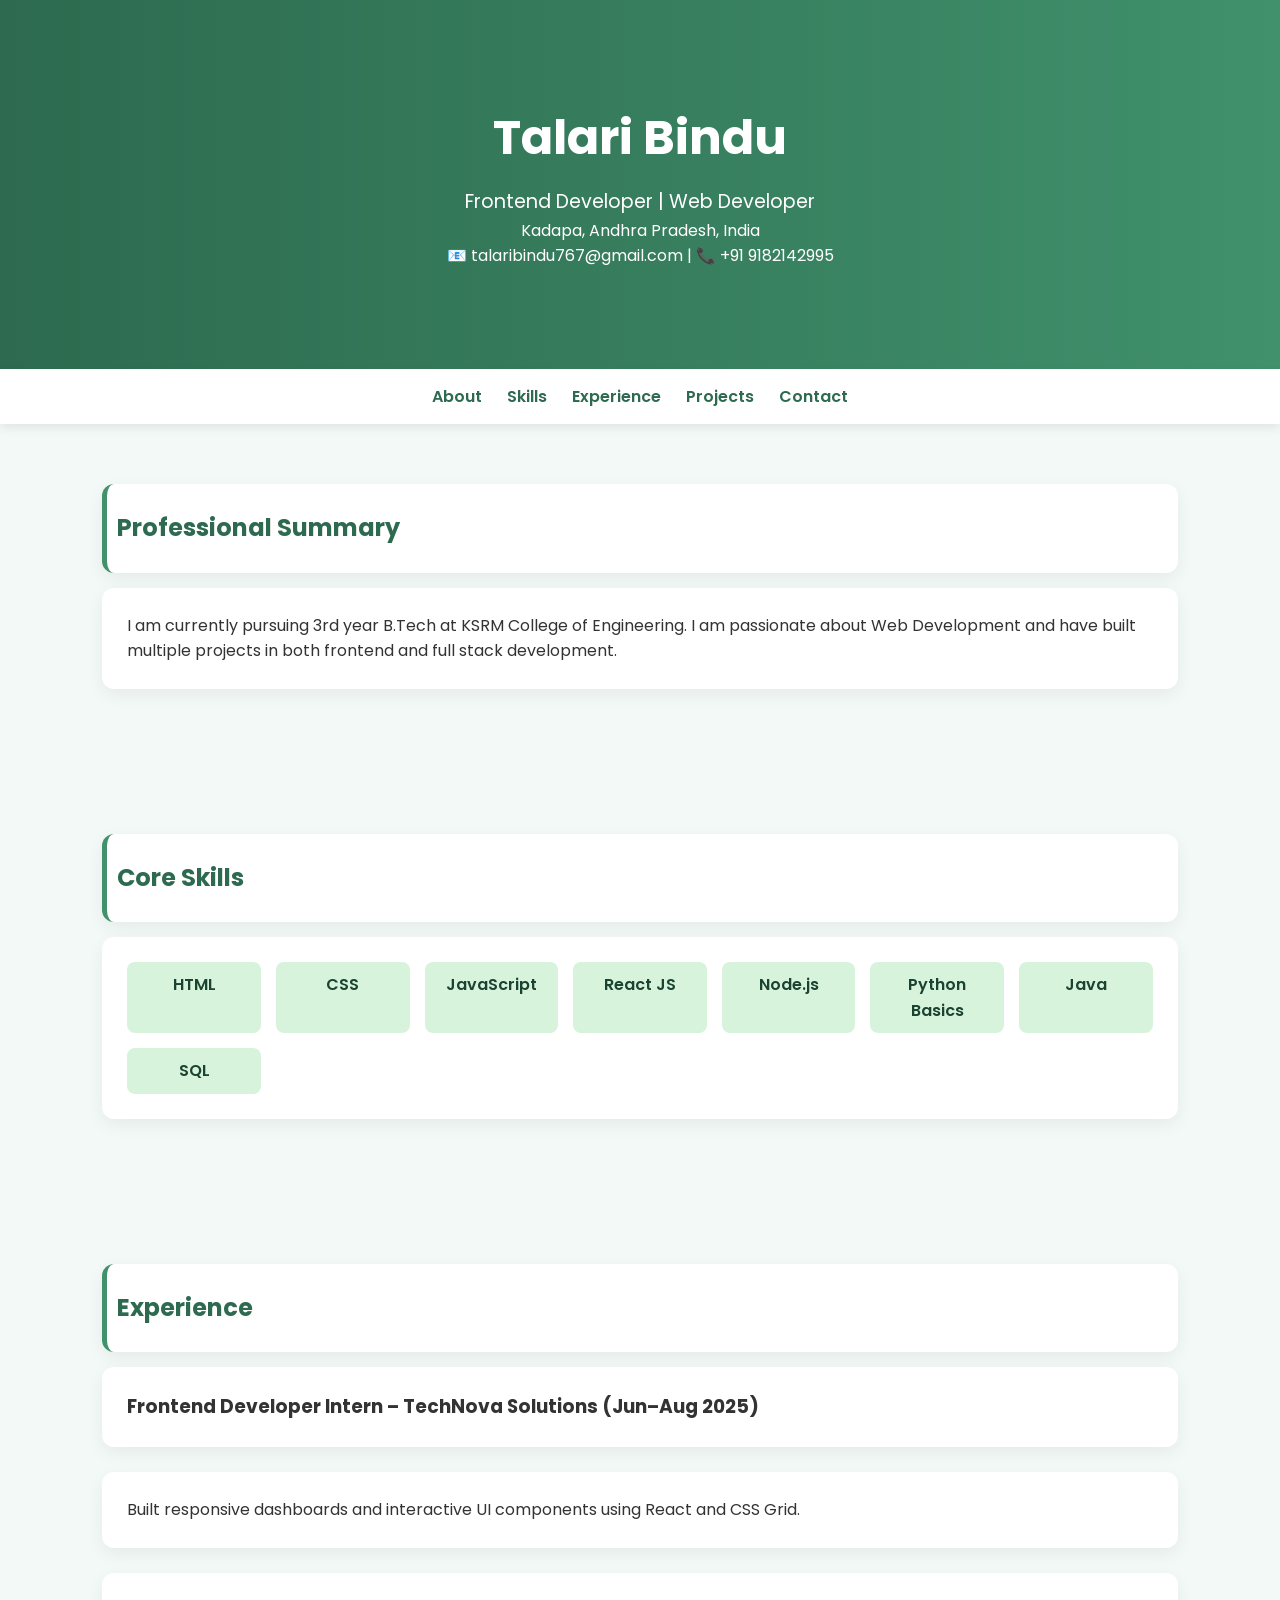
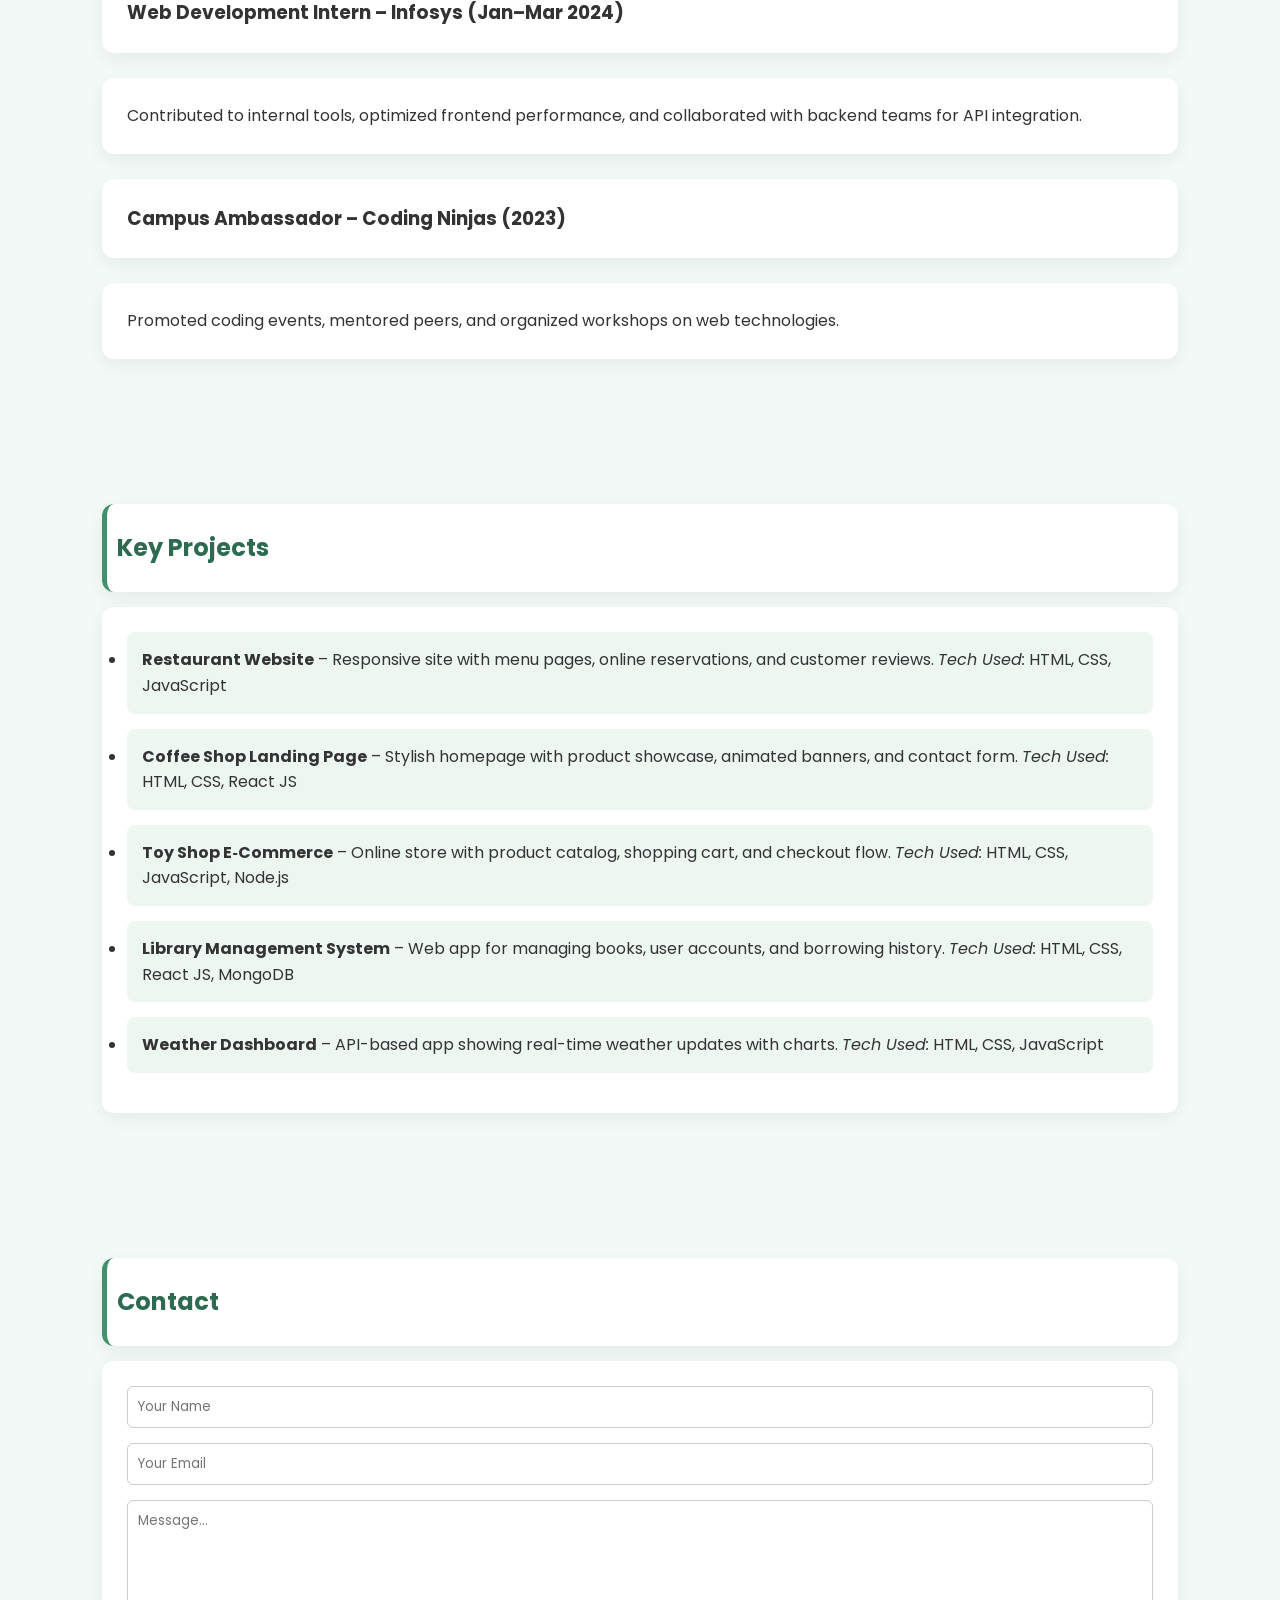
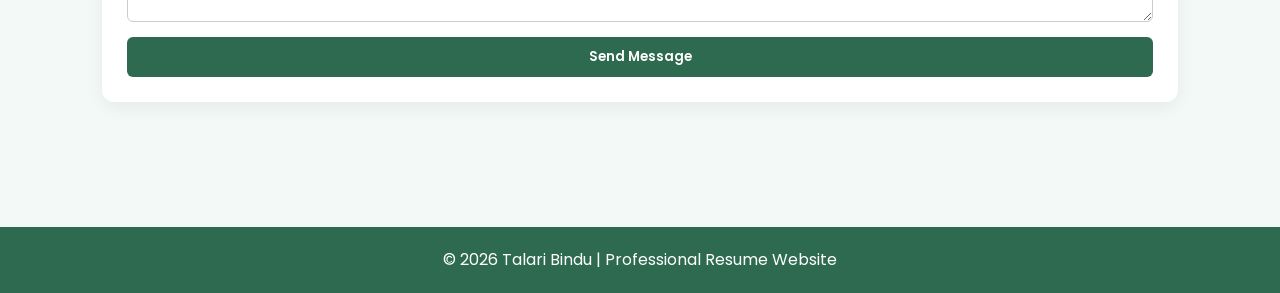
<file: HTML/portfolio/index.html>
<!DOCTYPE html>
<html lang="en">
<head>
  <meta charset="UTF-8">
  <meta name="description" content="Frontend Developer Portfolio">
  <meta name="keywords" content="frontend, web developer, portfolio">
  <meta name="author" content="Talari Bindu">
  <meta name="viewport" content="width=device-width, initial-scale=1.0">
  <title>Talari Bindu | Portfolio</title>
  <link rel="stylesheet" href="style.css">
</head>
<body>
  <!-- Header -->
  <header class="hero">
    <h1>Talari Bindu</h1>
    <p class="subtitle">Frontend Developer | Web Developer</p>
    <p>Kadapa, Andhra Pradesh, India</p>
    <p>📧 talaribindu767@gmail.com | 📞 +91 9182142995</p>
  </header>

  <!-- Navigation -->
  <nav class="nav">
    <a href="#about">About</a>
    <a href="#skills">Skills</a>
    <a href="#experience">Experience</a>
    <a href="#projects">Projects</a>
    <a href="#contact">Contact</a>
  </nav>

  <!-- Main Content -->
  <main>
    <section id="about" class="section">
      <h2>Professional Summary</h2>
      <p>
        I am currently pursuing 3rd year B.Tech at KSRM College of Engineering.
        I am passionate about Web Development and have built multiple projects in both frontend and full stack development.
      </p>
    </section>

    <section id="skills" class="section">
      <h2>Core Skills</h2>
      <ul class="skills">
        <li>HTML</li>
        <li>CSS</li>
        <li>JavaScript</li>
        <li>React JS</li>
        <li>Node.js</li>
        <li>Python Basics</li>
        <li>Java</li>
        <li>SQL</li>
      </ul>
    </section>

    <section id="experience" class="section">
      <h2>Experience</h2>
      <h3>Frontend Developer Intern – TechNova Solutions (Jun–Aug 2025)</h3>
      <p>Built responsive dashboards and interactive UI components using React and CSS Grid.</p>
      
      <h3>Web Development Intern – Infosys (Jan–Mar 2024)</h3>
      <p>Contributed to internal tools, optimized frontend performance, and collaborated with backend teams for API integration.</p>
      
      <h3>Campus Ambassador – Coding Ninjas (2023)</h3>
      <p>Promoted coding events, mentored peers, and organized workshops on web technologies.</p>
    </section>

    <section id="projects" class="section">
      <h2>Key Projects</h2>
      <ul>
        <li><strong>Restaurant Website</strong> – Responsive site with menu pages, online reservations, and customer reviews.  
          <em>Tech Used:</em> HTML, CSS, JavaScript</li>
        <li><strong>Coffee Shop Landing Page</strong> – Stylish homepage with product showcase, animated banners, and contact form.  
          <em>Tech Used:</em> HTML, CSS, React JS</li>
        <li><strong>Toy Shop E‑Commerce</strong> – Online store with product catalog, shopping cart, and checkout flow.  
          <em>Tech Used:</em> HTML, CSS, JavaScript, Node.js</li>
        <li><strong>Library Management System</strong> – Web app for managing books, user accounts, and borrowing history.  
          <em>Tech Used:</em> HTML, CSS, React JS, MongoDB</li>
        <li><strong>Weather Dashboard</strong> – API-based app showing real-time weather updates with charts.  
          <em>Tech Used:</em> HTML, CSS, JavaScript</li>
      </ul>
    </section>

    <section id="contact" class="section">
      <h2>Contact</h2>
      <form>
        <input type="text" placeholder="Your Name" required>
        <input type="email" placeholder="Your Email" required>
        <textarea rows="5" placeholder="Message..." required></textarea>
        <button type="submit">Send Message</button>
      </form>
    </section>
  </main>

  <!-- Footer -->
  <footer class="footer">
    <p>&copy; 2026 Talari Bindu | Professional Resume Website</p>
  </footer>
</body>
</html>
</file>
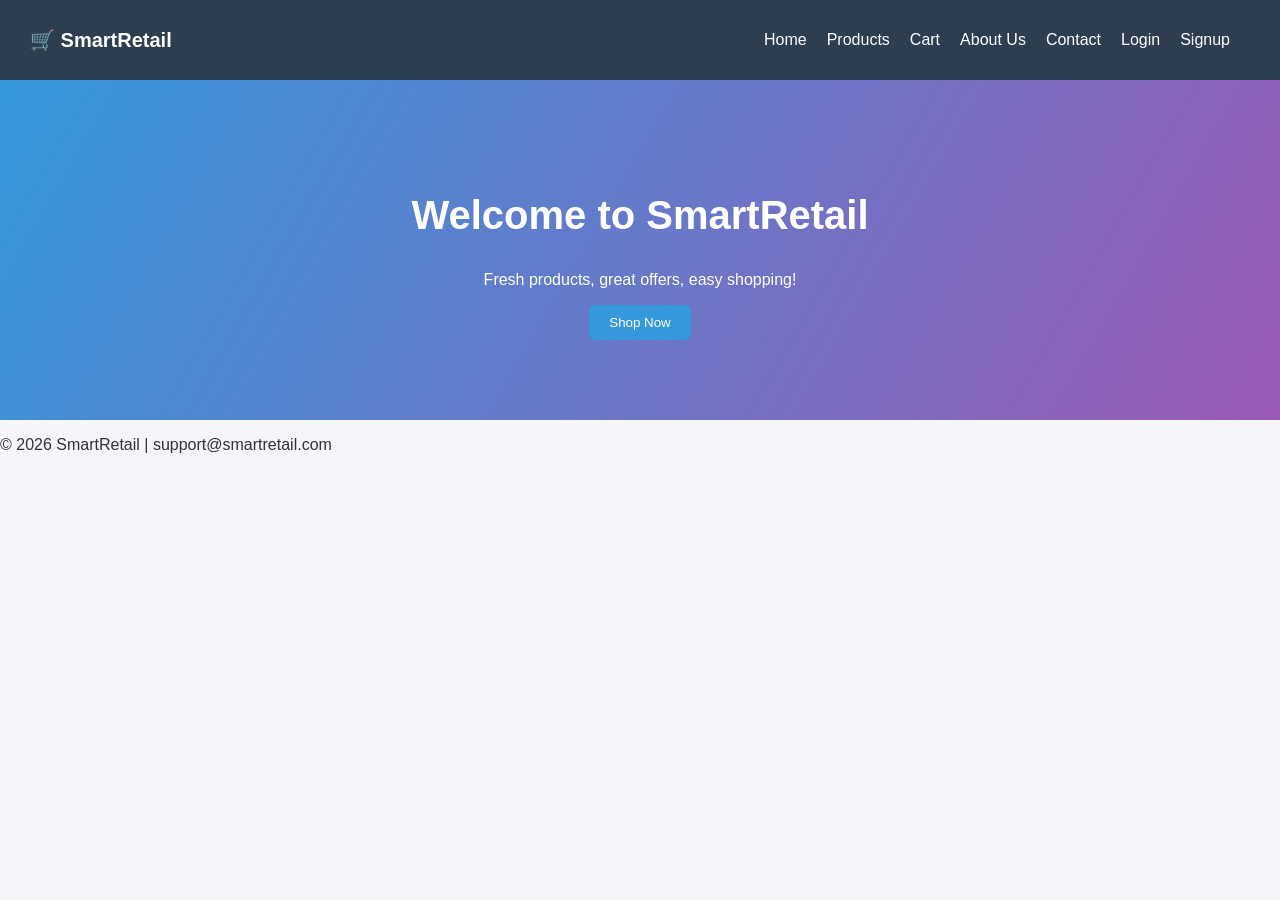
<file: JavaScript/case-2/index.html>
<!DOCTYPE html>
<html lang="en">
<head>
<meta charset="UTF-8">
<title>SmartRetail</title>
<link rel="stylesheet" href="style.css">
</head>
<body>
<header>
  <nav>
    <div class="logo">🛒 SmartRetail</div>
    <ul>
      <li><a onclick="showPage('home')">Home</a></li>
      <li><a onclick="showPage('products')">Products</a></li>
      <li><a onclick="showPage('cart')">Cart</a></li>
      <li><a onclick="showPage('about')">About Us</a></li>
      <li><a onclick="showPage('contact')">Contact</a></li>
      <li><a onclick="showPage('login')" id="loginLink">Login</a></li>
      <li><a onclick="showPage('signup')" id="signupLink">Signup</a></li>
      <li><a onclick="logout()" id="logoutBtn" style="display:none;">Logout</a></li>
    </ul>
  </nav>
</header>

<main>
  <!-- Home -->
  <section id="home" class="active hero">
    <h1>Welcome to SmartRetail</h1>
    <p>Fresh products, great offers, easy shopping!</p>
    <button onclick="showPage('products')">Shop Now</button>
  </section>

  <!-- Signup -->
  <section id="signup" class="form-section">
    <h2>Signup</h2>
    <input id="sname" placeholder="Full Name">
    <input id="semail" placeholder="Email">
    <input id="spassword" type="password" placeholder="Password">
    <input id="scpassword" type="password" placeholder="Confirm Password">
    <button onclick="signup()">Register</button>
    <p id="signupMsg"></p>
  </section>

  <!-- Login -->
  <section id="login" class="form-section">
    <h2>Login</h2>
    <input id="lemail" placeholder="Email">
    <input id="lpassword" type="password" placeholder="Password">
    <button onclick="login()">Login</button>
    <p id="loginMsg"></p>
  </section>

  <!-- Products -->
  <section id="products">
    <h2>Products</h2>
    <input id="searchBox" placeholder="Search products..." onkeyup="searchProducts()">
    <div id="productList" class="grid"></div>
  </section>

  <!-- Cart -->
  <section id="cart">
    <h2>Your Cart</h2>
    <div id="cartList"></div>
    <p id="cartTotal"></p>
    <button onclick="showPage('billing')">Checkout</button>
  </section>

  <!-- Billing -->
  <section id="billing">
    <h2>Billing</h2>
    <div id="billSummary"></div>
    <button onclick="printBill()">Print Bill</button>
  </section>

  <!-- About -->
  <section id="about">
    <h2>About Us</h2>
    <p>SmartRetail is your trusted store for fresh groceries and essentials.</p>
  </section>

  <!-- Contact -->
  <section id="contact" class="form-section">
    <h2>Contact Us</h2>
    <input id="cname" placeholder="Name">
    <input id="cemail" placeholder="Email">
    <textarea id="cmsg" placeholder="Message"></textarea>
    <button onclick="contactSubmit()">Send</button>
    <p id="contactMsg"></p>
  </section>
</main>

<footer>
  <p>© 2026 SmartRetail | support@smartretail.com</p>
</footer>

<script src="script.js"></script>
</body>
</html>
</file>
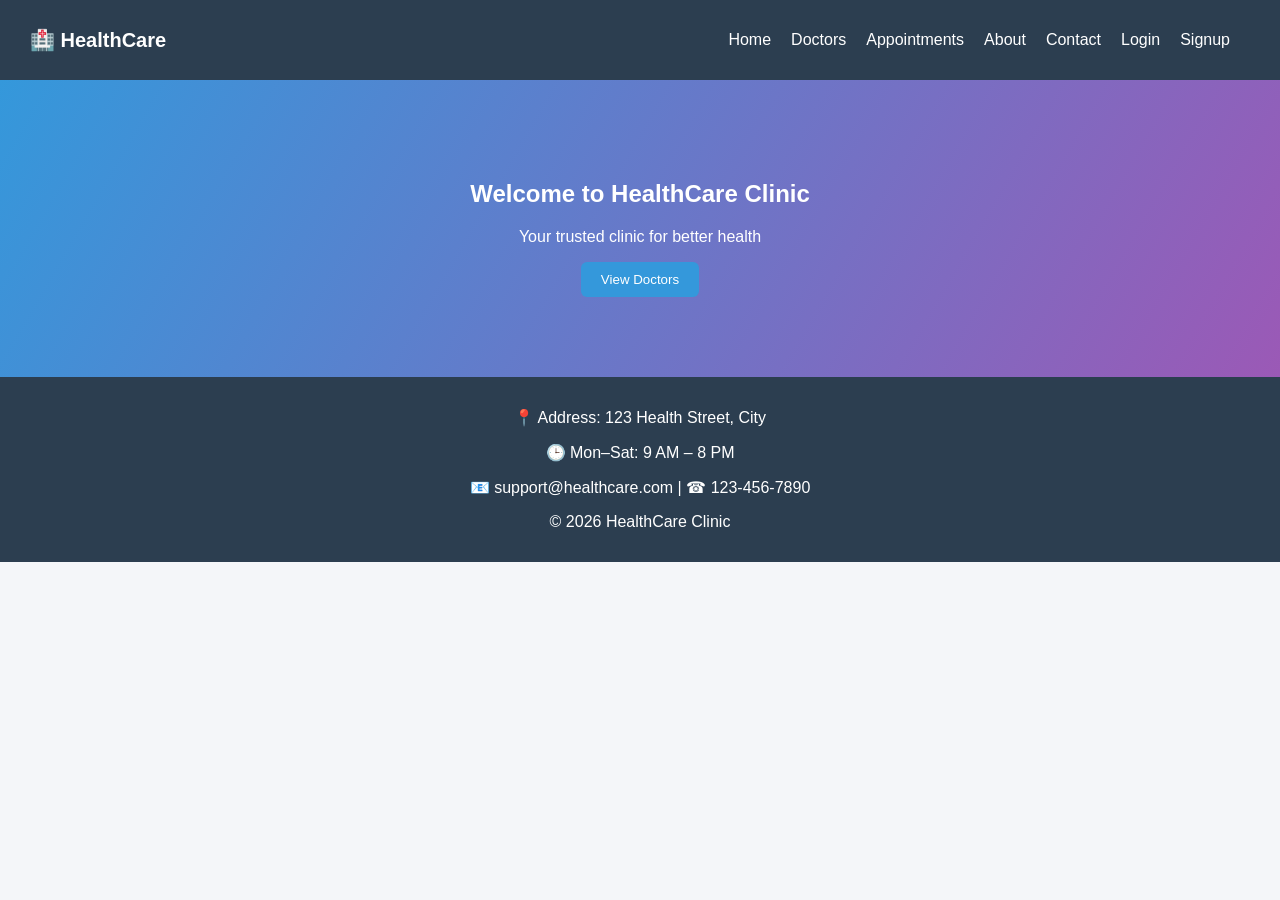
<file: JavaScript/case-3/index.html>
<!DOCTYPE html>
<html lang="en">
<head>
<meta charset="UTF-8">
<title>HealthCare Clinic</title>
<link rel="stylesheet" href="style.css">
</head>
<body>
<header>
  <nav>
    <div class="logo">🏥 HealthCare</div>
    <ul>
      <li><a onclick="showPage('home')">Home</a></li>
      <li><a onclick="showPage('doctors')">Doctors</a></li>
      <li><a onclick="showPage('appointments')">Appointments</a></li>
      <li><a onclick="showPage('about')">About</a></li>
      <li><a onclick="showPage('contact')">Contact</a></li>
      <li><a onclick="showPage('login')" id="loginLink">Login</a></li>
      <li><a onclick="showPage('signup')" id="signupLink">Signup</a></li>
      <li><a onclick="logout()" id="logoutBtn" style="display:none;">Logout</a></li>
    </ul>
  </nav>
</header>

<main>
  <!-- Home -->
  <section id="home" class="active hero">
    <h1>Welcome to HealthCare Clinic</h1>
    <p>Your trusted clinic for better health</p>
    <button onclick="showPage('doctors')">View Doctors</button>
  </section>

  <!-- Signup -->
  <section id="signup" class="form-section">
    <h2>Signup</h2>
    <input id="sname" placeholder="Full Name">
    <input id="semail" placeholder="Email">
    <input id="spassword" type="password" placeholder="Password">
    <input id="scpassword" type="password" placeholder="Confirm Password">
    <input id="sphone" placeholder="Contact Number">
    <button onclick="signup()">Register</button>
    <p id="signupMsg"></p>
  </section>

  <!-- Login -->
  <section id="login" class="form-section">
    <h2>Login</h2>
    <input id="lemail" placeholder="Email">
    <input id="lpassword" type="password" placeholder="Password">
    <button onclick="login()">Login</button>
    <p id="loginMsg"></p>
  </section>

  <!-- Doctors -->
  <section id="doctors">
    <h2>Our Doctors</h2>
    <input id="searchDoctor" placeholder="Search doctors..." onkeyup="searchDoctors()">
    <div id="doctorList" class="grid"></div>
  </section>

  <!-- Appointments -->
  <section id="appointments">
    <h2>Book Appointment</h2>
    <input id="aname" placeholder="Patient Name">
    <select id="adoctor"></select>
    <input id="adate" type="date">
    <input id="atime" type="time">
    <textarea id="areason" placeholder="Reason / Notes"></textarea>
    <button onclick="bookAppointment()">Book</button>
    <h3>My Appointments</h3>
    <table id="apptTable" border="1" style="width:100%; text-align:center;">
      <tr><th>Doctor</th><th>Date</th><th>Time</th><th>Reason</th><th>Action</th></tr>
    </table>
  </section>

  <!-- About -->
  <section id="about">
    <h2>About Us</h2>
    <p>HealthCare Clinic has been serving patients with dedication and compassion since 2000.</p>
  </section>

  <!-- Contact -->
  <section id="contact" class="form-section">
    <h2>Contact Us</h2>
    <input id="cname" placeholder="Name">
    <input id="cemail" placeholder="Email">
    <textarea id="cmsg" placeholder="Message"></textarea>
    <button onclick="contactSubmit()">Send</button>
    <p id="contactMsg"></p>
  </section>
</main>

<footer>
  <p>📍 Address: 123 Health Street, City</p>
  <p>🕒 Mon–Sat: 9 AM – 8 PM</p>
  <p>📧 support@healthcare.com | ☎ 123-456-7890</p>
  <p>© 2026 HealthCare Clinic</p>
</footer>

<script src="script.js"></script>
</body>
</html>
</file>
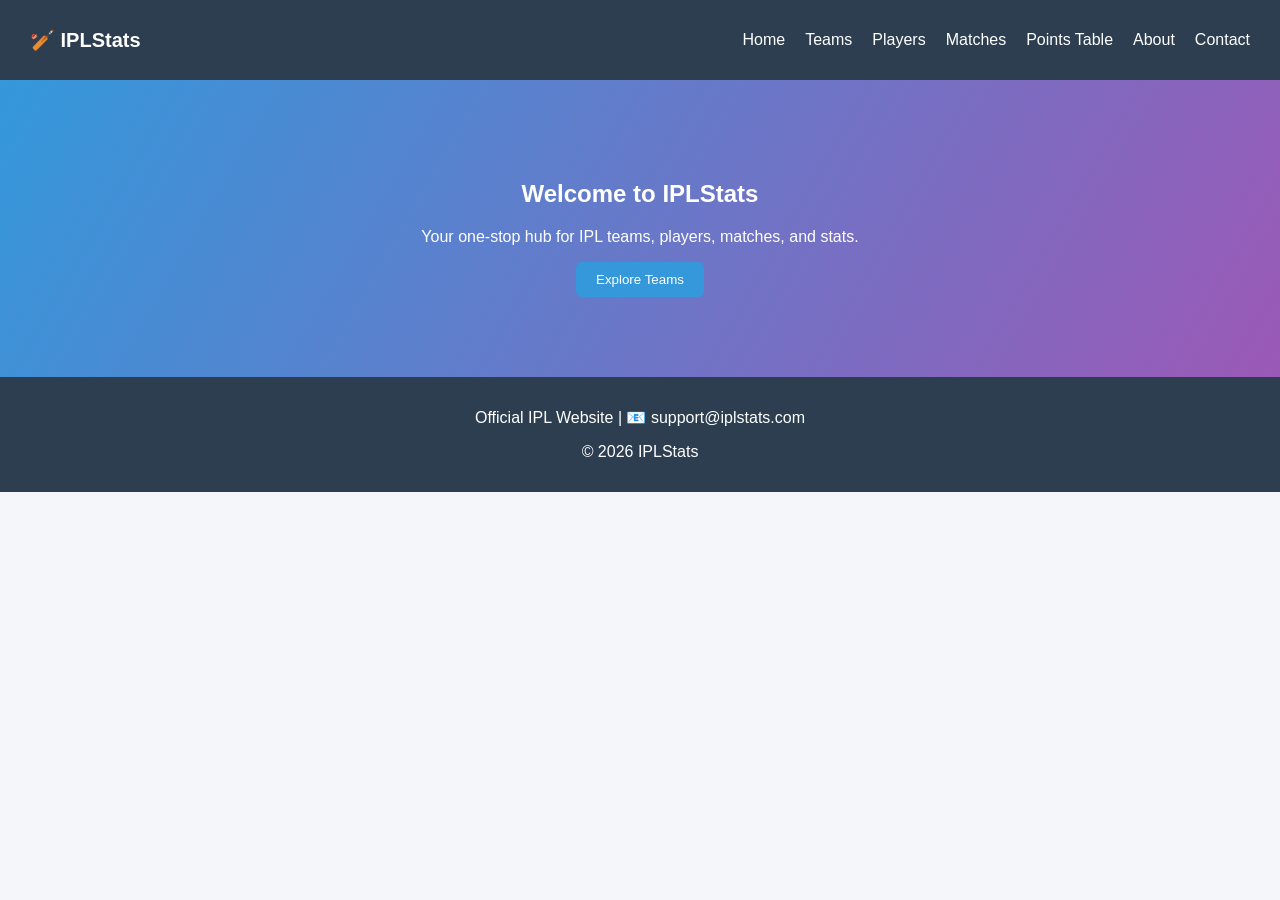
<file: JavaScript/case-4/index.html>
<!DOCTYPE html>
<html lang="en">
<head>
<meta charset="UTF-8">
<title>IPLStats</title>
<link rel="stylesheet" href="style.css">
</head>
<body>
<header>
  <nav>
    <div class="logo">🏏 IPLStats</div>
    <ul>
      <li><a onclick="showPage('home')">Home</a></li>
      <li><a onclick="showPage('teams')">Teams</a></li>
      <li><a onclick="showPage('players')">Players</a></li>
      <li><a onclick="showPage('matches')">Matches</a></li>
      <li><a onclick="showPage('points')">Points Table</a></li>
      <li><a onclick="showPage('about')">About</a></li>
      <li><a onclick="showPage('contact')">Contact</a></li>
    </ul>
  </nav>
</header>

<main>
  <!-- Home -->
  <section id="home" class="active hero">
    <h1>Welcome to IPLStats</h1>
    <p>Your one-stop hub for IPL teams, players, matches, and stats.</p>
    <button onclick="showPage('teams')">Explore Teams</button>
  </section>

  <!-- Teams -->
  <section id="teams">
    <h2>IPL Teams</h2>
    <input id="searchTeam" placeholder="Search teams..." onkeyup="searchTeams()">
    <div id="teamList" class="grid"></div>
  </section>

  <!-- Players -->
  <section id="players">
    <h2>IPL Players</h2>
    <input id="searchPlayer" placeholder="Search players..." onkeyup="searchPlayers()">
    <div id="playerList" class="grid"></div>
  </section>

  <!-- Matches -->
  <section id="matches">
    <h2>Match Schedule</h2>
    <div id="matchList"></div>
  </section>

  <!-- Points Table -->
  <section id="points">
    <h2>Points Table</h2>
    <table id="pointsTable" border="1" style="width:100%; text-align:center;">
      <tr><th>Team</th><th>Matches</th><th>Wins</th><th>Losses</th><th>Points</th></tr>
    </table>
  </section>

  <!-- About -->
  <section id="about">
    <h2>About IPL</h2>
    <p>The Indian Premier League (IPL) is a professional Twenty20 cricket league in India, founded in 2008.</p>
  </section>

  <!-- Contact -->
  <section id="contact" class="form-section">
    <h2>Contact Us</h2>
    <input id="cname" placeholder="Name">
    <input id="cemail" placeholder="Email">
    <textarea id="cmsg" placeholder="Message"></textarea>
    <button onclick="contactSubmit()">Send</button>
    <p id="contactMsg"></p>
  </section>
</main>

<footer>
  <p>Official IPL Website | 📧 support@iplstats.com</p>
  <p>© 2026 IPLStats</p>
</footer>

<script src="script.js"></script>
</body>
</html>
</file>
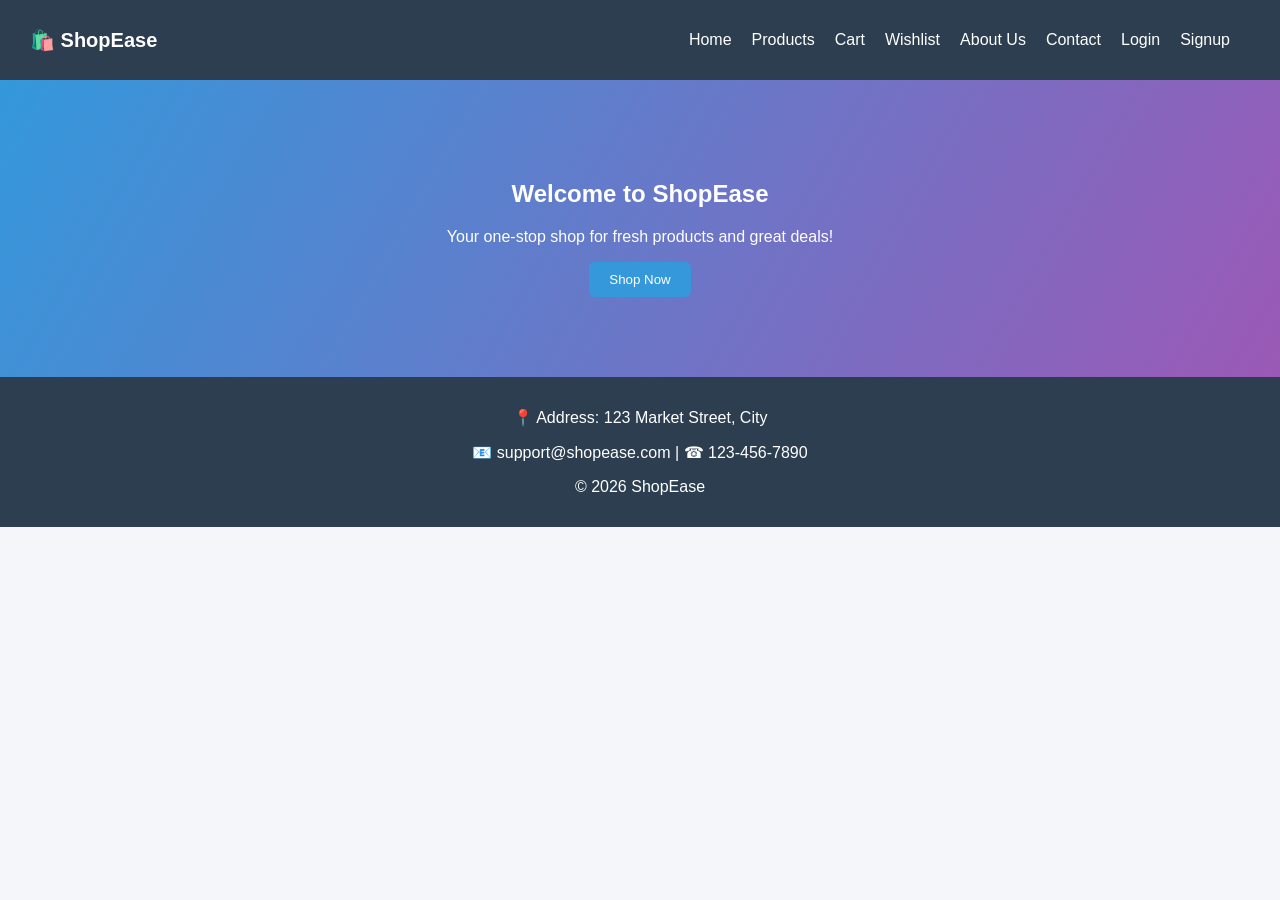
<file: JavaScript/case-5/index.html>
<!DOCTYPE html>
<html lang="en">
<head>
<meta charset="UTF-8">
<title>ShopEase</title>
<link rel="stylesheet" href="style.css">
</head>
<body>
<header>
  <nav>
    <div class="logo">🛍️ ShopEase</div>
    <ul>
      <li><a onclick="showPage('home')">Home</a></li>
      <li><a onclick="showPage('products')">Products</a></li>
      <li><a onclick="showPage('cart')">Cart</a></li>
      <li><a onclick="showPage('wishlist')">Wishlist</a></li>
      <li><a onclick="showPage('about')">About Us</a></li>
      <li><a onclick="showPage('contact')">Contact</a></li>
      <li><a onclick="showPage('login')" id="loginLink">Login</a></li>
      <li><a onclick="showPage('signup')" id="signupLink">Signup</a></li>
      <li><a onclick="logout()" id="logoutBtn" style="display:none;">Logout</a></li>
    </ul>
  </nav>
</header>

<main>
  <!-- Home -->
  <section id="home" class="active hero">
    <h1>Welcome to ShopEase</h1>
    <p>Your one-stop shop for fresh products and great deals!</p>
    <button onclick="showPage('products')">Shop Now</button>
  </section>

  <!-- Signup -->
  <section id="signup" class="form-section">
    <h2>Signup</h2>
    <input id="sname" placeholder="Full Name">
    <input id="semail" placeholder="Email">
    <input id="spassword" type="password" placeholder="Password">
    <input id="scpassword" type="password" placeholder="Confirm Password">
    <button onclick="signup()">Register</button>
    <p id="signupMsg"></p>
  </section>

  <!-- Login -->
  <section id="login" class="form-section">
    <h2>Login</h2>
    <input id="lemail" placeholder="Email">
    <input id="lpassword" type="password" placeholder="Password">
    <button onclick="login()">Login</button>
    <p id="loginMsg"></p>
  </section>

  <!-- Products -->
  <section id="products">
    <h2>Products</h2>
    <input id="searchBox" placeholder="Search products..." onkeyup="searchProducts()">
    <div id="productList" class="grid"></div>
  </section>

  <!-- Cart -->
  <section id="cart">
    <h2>Your Cart</h2>
    <div id="cartList"></div>
    <p id="cartTotal"></p>
    <button onclick="showPage('billing')">Checkout</button>
  </section>

  <!-- Wishlist -->
  <section id="wishlist">
    <h2>Your Wishlist</h2>
    <div id="wishlistList"></div>
  </section>

  <!-- Billing -->
  <section id="billing">
    <h2>Billing Summary</h2>
    <div id="billSummary"></div>
    <button onclick="printBill()">Print Bill</button>
  </section>

  <!-- About -->
  <section id="about">
    <h2>About Us</h2>
    <p>ShopEase is your trusted online shopping platform for quality products and great deals.</p>
  </section>

  <!-- Contact -->
  <section id="contact" class="form-section">
    <h2>Contact Us</h2>
    <input id="cname" placeholder="Name">
    <input id="cemail" placeholder="Email">
    <textarea id="cmsg" placeholder="Message"></textarea>
    <button onclick="contactSubmit()">Send</button>
    <p id="contactMsg"></p>
  </section>
</main>

<footer>
  <p>📍 Address: 123 Market Street, City</p>
  <p>📧 support@shopease.com | ☎ 123-456-7890</p>
  <p>© 2026 ShopEase</p>
</footer>

<script src="script.js"></script>
</body>
</html>
</file>
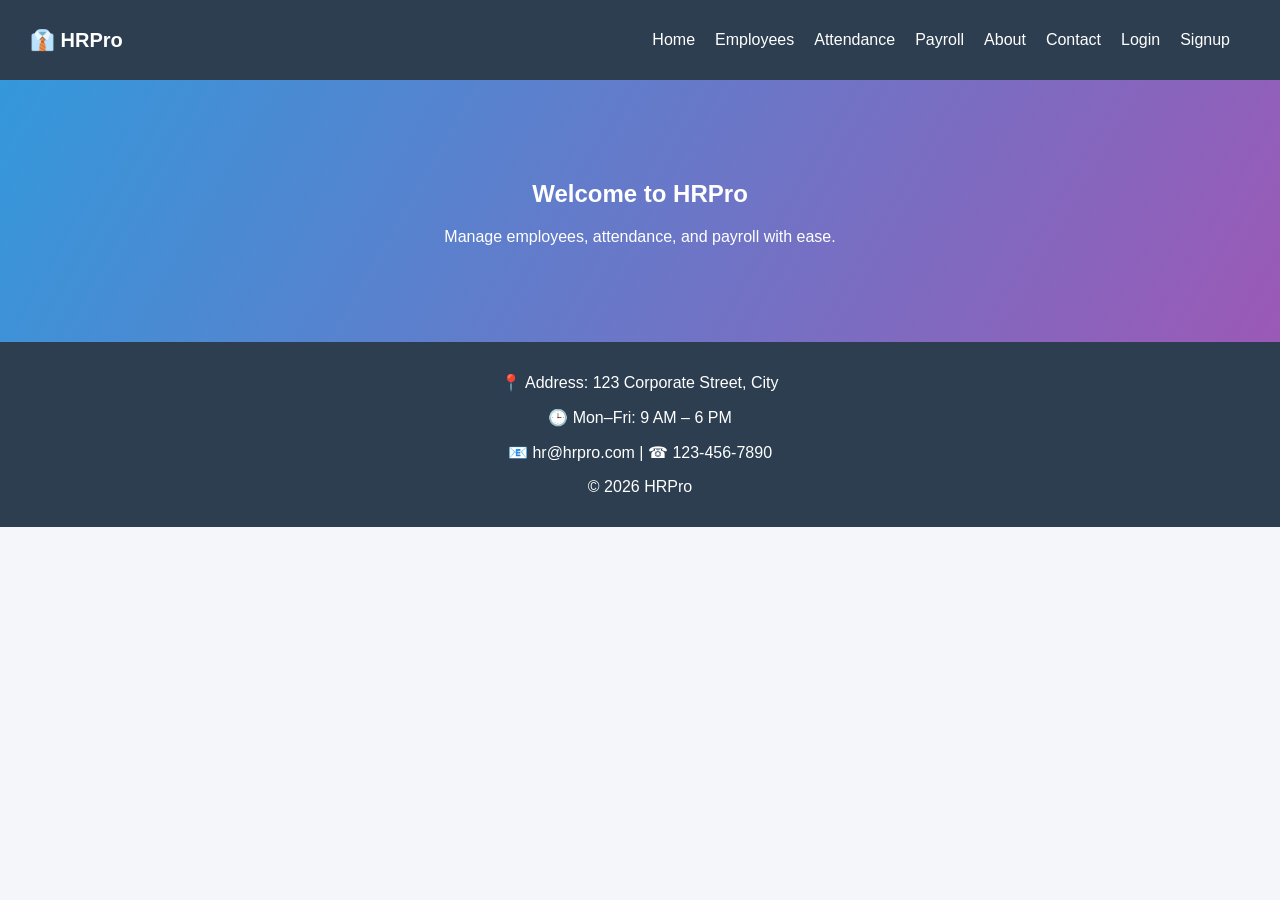
<file: JavaScript/case-6/index.html>
<!DOCTYPE html>
<html lang="en">
<head>
<meta charset="UTF-8">
<title>HRPro</title>
<link rel="stylesheet" href="style.css">
</head>
<body>
<header>
  <nav>
    <div class="logo">👔 HRPro</div>
    <ul>
      <li><a onclick="showPage('home')">Home</a></li>
      <li><a onclick="showPage('employees')">Employees</a></li>
      <li><a onclick="showPage('attendance')">Attendance</a></li>
      <li><a onclick="showPage('payroll')">Payroll</a></li>
      <li><a onclick="showPage('about')">About</a></li>
      <li><a onclick="showPage('contact')">Contact</a></li>
      <li><a onclick="showPage('login')" id="loginLink">Login</a></li>
      <li><a onclick="showPage('signup')" id="signupLink">Signup</a></li>
      <li><a onclick="logout()" id="logoutBtn" style="display:none;">Logout</a></li>
    </ul>
  </nav>
</header>

<main>
  <!-- Home -->
  <section id="home" class="active hero">
    <h1>Welcome to HRPro</h1>
    <p>Manage employees, attendance, and payroll with ease.</p>
    <div id="stats"></div>
  </section>

  <!-- Signup -->
  <section id="signup" class="form-section">
    <h2>Signup</h2>
    <input id="sname" placeholder="Full Name">
    <input id="semail" placeholder="Email">
    <input id="spassword" type="password" placeholder="Password">
    <input id="scpassword" type="password" placeholder="Confirm Password">
    <select id="srole">
      <option value="Employee">Employee</option>
      <option value="HR">HR</option>
    </select>
    <input id="sphone" placeholder="Contact Number">
    <button onclick="signup()">Register</button>
    <p id="signupMsg"></p>
  </section>

  <!-- Login -->
  <section id="login" class="form-section">
    <h2>Login</h2>
    <input id="lemail" placeholder="Email">
    <input id="lpassword" type="password" placeholder="Password">
    <button onclick="login()">Login</button>
    <p id="loginMsg"></p>
  </section>

  <!-- Employees -->
  <section id="employees">
    <h2>Employees</h2>
    <input id="searchEmp" placeholder="Search employees..." onkeyup="searchEmployees()">
    <div id="employeeList"></div>
  </section>

  <!-- Attendance -->
  <section id="attendance">
    <h2>Attendance</h2>
    <button onclick="markAttendance()">Mark Attendance</button>
    <table id="attendanceTable" border="1" style="width:100%; text-align:center;">
      <tr><th>Name</th><th>Date</th><th>Status</th></tr>
    </table>
  </section>

  <!-- Payroll -->
  <section id="payroll">
    <h2>Payroll</h2>
    <div id="payrollList"></div>
  </section>

  <!-- About -->
  <section id="about">
    <h2>About HRPro</h2>
    <p>HRPro is designed to simplify HR tasks like employee management, attendance tracking, and payroll processing.</p>
  </section>

  <!-- Contact -->
  <section id="contact" class="form-section">
    <h2>Contact HR</h2>
    <input id="cname" placeholder="Name">
    <input id="cemail" placeholder="Email">
    <textarea id="cmsg" placeholder="Message"></textarea>
    <button onclick="contactSubmit()">Send</button>
    <p id="contactMsg"></p>
  </section>
</main>

<footer>
  <p>📍 Address: 123 Corporate Street, City</p>
  <p>🕒 Mon–Fri: 9 AM – 6 PM</p>
  <p>📧 hr@hrpro.com | ☎ 123-456-7890</p>
  <p>© 2026 HRPro</p>
</footer>

<script src="script.js"></script>
</body>
</html>
</file>
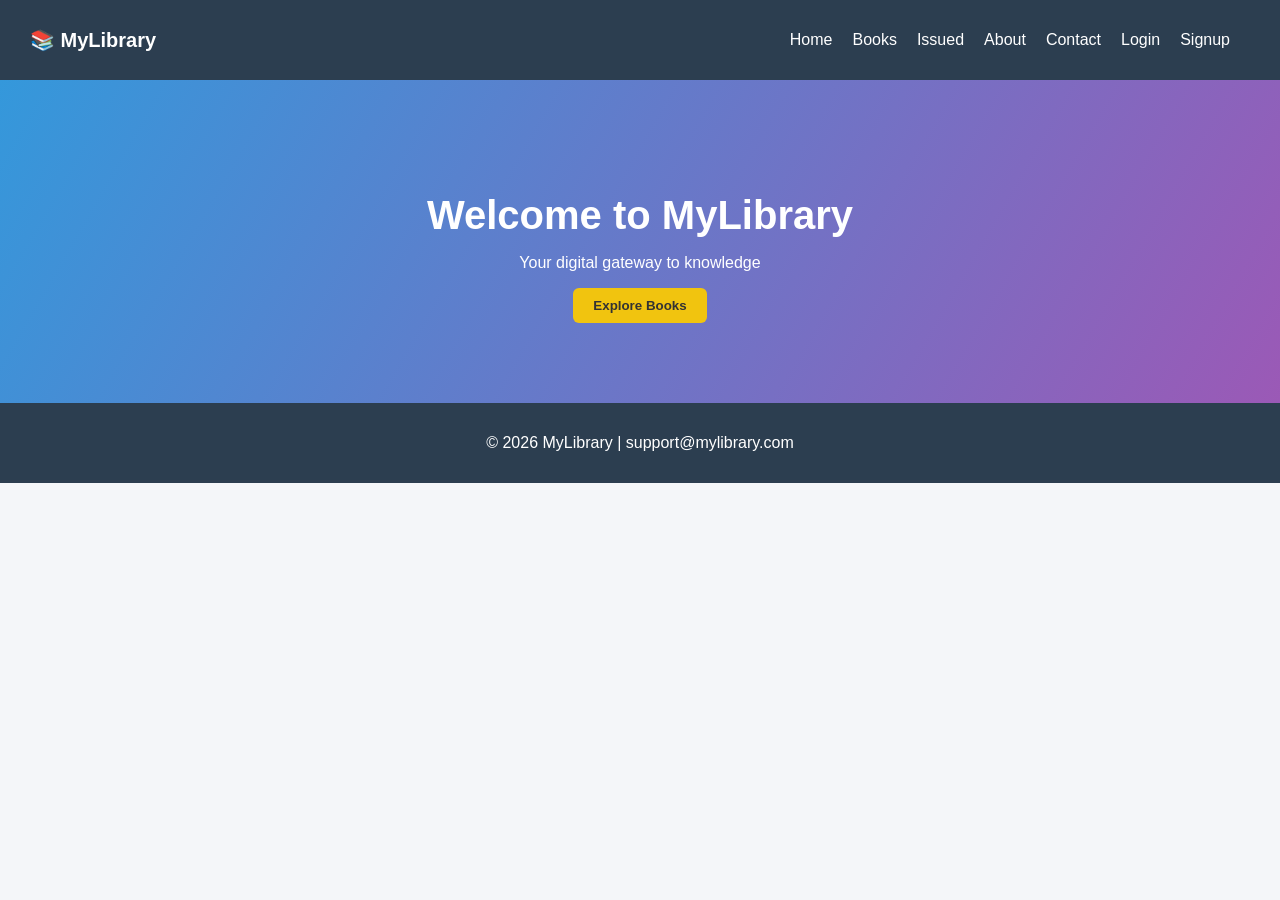
<file: JavaScript/case-1/library.html>
<!DOCTYPE html>
<html lang="en">
<head>
<meta charset="UTF-8">
<title>MyLibrary</title>
<link rel="stylesheet" href="library.css">
</head>
<body>
<header>
  <nav>
    <div class="logo">📚 MyLibrary</div>
    <ul>
      <li><a onclick="showPage('home')">Home</a></li>
      <li><a onclick="showPage('books')">Books</a></li>
      <li><a onclick="showPage('issued')">Issued</a></li>
      <li><a onclick="showPage('about')">About</a></li>
      <li><a onclick="showPage('contact')">Contact</a></li>
      <li><a onclick="showPage('login')" id="loginLink">Login</a></li>
      <li><a onclick="showPage('signup')" id="signupLink">Signup</a></li>
      <li><a onclick="logout()" id="logoutBtn" style="display:none;">Logout</a></li>
    </ul>
  </nav>
</header>

<main>
  <section id="home" class="active hero">
    <h1>Welcome to MyLibrary</h1>
    <p>Your digital gateway to knowledge</p>
    <button onclick="showPage('books')">Explore Books</button>
  </section>

  <section id="signup" class="form-section">
    <h2>Create Account</h2>
    <input id="sname" placeholder="Full Name">
    <input id="semail" placeholder="Email">
    <input id="spassword" type="password" placeholder="Password">
    <button onclick="signup()">Register</button>
    <p id="signupMsg"></p>
  </section>

  <section id="login" class="form-section">
    <h2>Login</h2>
    <input id="lemail" placeholder="Email">
    <input id="lpassword" type="password" placeholder="Password">
    <button onclick="login()">Login</button>
    <p id="loginMsg"></p>
  </section>

  <section id="books">
    <h2>Available Books</h2>
    <div id="bookList" class="grid"></div>
  </section>

  <section id="issued">
    <h2>Issued Books</h2>
    <div id="issuedList" class="grid"></div>
  </section>

  <section id="about">
    <h2>About Us</h2>
    <p>MyLibrary is a modern digital platform that makes reading simple, accessible, and enjoyable.</p>
  </section>

  <section id="contact" class="form-section">
    <h2>Contact Us</h2>
    <input placeholder="Name">
    <input placeholder="Email">
    <textarea placeholder="Message"></textarea>
    <button onclick="alert('Message sent!')">Send</button>
  </section>
</main>

<footer>
  <p>© 2026 MyLibrary | support@mylibrary.com</p>
</footer>

<script src="library.js"></script>
</body>
</html>
</file>
<file: HTML/portfolio/style.css>
@import url('https://fonts.googleapis.com/css2?family=Poppins:wght@300;400;600;700&display=swap');

* {
  margin: 0;
  padding: 0;
  box-sizing: border-box;
  font-family: 'Poppins', sans-serif;
}

body {
  background: #f3f9f6;
  color: #333;
  line-height: 1.6;
}

/* Hero Section */
.hero {
  background: linear-gradient(to right, #2d6a4f, #40916c);
  color: white;
  text-align: center;
  padding: 100px 20px;
}

.hero h1 {
  font-size: 3rem;
}

.subtitle {
  font-size: 1.2rem;
  margin-top: 10px;
}

/* Navigation */
.nav {
  display: flex;
  justify-content: center;
  gap: 25px;
  padding: 15px;
  background: white;
  box-shadow: 0 4px 10px rgba(0,0,0,0.08);
}

.nav a {
  text-decoration: none;
  color: #2d6a4f;
  font-weight: 600;
  transition: 0.3s;
}

.nav a:hover {
  color: #40916c;
}

/* Sections */
.section {
  padding: 60px 8%;
}

/* Card Style */
.section > * {
  background: white;
  padding: 25px;
  margin-bottom: 25px;
  border-radius: 12px;
  box-shadow: 0 6px 18px rgba(0,0,0,0.06);
}

/* Section Headings */
.section h2 {
  margin-bottom: 15px;
  color: #2d6a4f;
  border-left: 5px solid #40916c;
  padding-left: 10px;
}

/* Skills */
.skills {
  display: grid;
  grid-template-columns: repeat(auto-fit, minmax(120px, 1fr));
  gap: 15px;
  list-style: none;
}

.skills li {
  background: #d8f3dc;
  padding: 10px;
  text-align: center;
  border-radius: 8px;
  font-weight: 600;
  color: #1b4332;
  transition: 0.3s;
}

.skills li:hover {
  background: #b7e4c7;
  transform: translateY(-3px);
}

/* Projects */
#projects li {
  margin-bottom: 15px;
  padding: 15px;
  background: #edf7f1;
  border-radius: 8px;
  transition: 0.3s;
}

#projects li:hover {
  background: #d8f3dc;
}

/* Contact Form */
form {
  display: flex;
  flex-direction: column;
  gap: 15px;
}

input, textarea {
  padding: 10px;
  border-radius: 6px;
  border: 1px solid #ccc;
}

input:focus, textarea:focus {
  border-color: #40916c;
  outline: none;
}

button {
  padding: 10px;
  border: none;
  border-radius: 6px;
  background: #2d6a4f;
  color: white;
  font-weight: 600;
  cursor: pointer;
  transition: 0.3s;
}

button:hover {
  background: #40916c;
}

/* Footer */
.footer {
  text-align: center;
  padding: 20px;
  background: #2d6a4f;
  color: white;
  margin-top: 40px;
}
</file>
<file: JavaScript/case-2/style.css>
body {
  margin: 0;
  font-family: "Poppins", sans-serif;
  background: #f4f6f9;
  color: #333;
}

header {
  background: #2c3e50;
  padding: 15px 30px;
}

nav {
  display: flex;
  justify-content: space-between;
  align-items: center;
}

nav .logo {
  font-size: 20px;
  font-weight: bold;
  color: white;
}

nav ul {
  list-style: none;
  display: flex;
  gap: 20px;
}

nav ul li a {
  color: white;
  text-decoration: none;
  font-weight: 500;
  cursor: pointer;
}

nav ul li a:hover {
  color: #f1c40f;
}

.hero {
  text-align: center;
  padding: 80px 20px;
  background: linear-gradient(120deg, #3498db, #9b59b6);
  color: white;
}

.hero h1 {
  font-size: 40px;
}

section {
  display: none;
  padding: 40px;
}

.active {
  display: block;
}

.form-section {
  max-width: 400px;
  margin: auto;
  text-align: center;
}

input, textarea {
  width: 100%;
  padding: 10px;
  margin: 8px 0;
  border: 1px solid #ccc;
  border-radius: 6px;
}

button {
  padding: 10px 20px;
  background: #3498db;
  color: white;
  border: none;
  border-radius: 6px;
  cursor: pointer;
}

button:hover {
  background: #2980b9;
}

.grid {
  display: grid;
  grid-template-columns: repeat(auto-fit, minmax(220px, 1fr));
  gap: 20px;
}

.card {
  background: white;
  padding: 20px;
  border-radius: 8px;
  box-shadow: 0 3px 8px rgba(0,0,0,0.1);
  text-align: center;
}
</file>
<file: JavaScript/case-3/style.css>
body {
  margin: 0;
  font-family: "Poppins", sans-serif;
  background: #f4f6f9;
  color: #333;
}

header {
  background: #2c3e50;
  padding: 15px 30px;
}

nav {
  display: flex;
  justify-content: space-between;
  align-items: center;
}

nav .logo {
  font-size: 20px;
  font-weight: bold;
  color: white;
}

nav ul {
  list-style: none;
  display: flex;
  gap: 20px;
}

nav ul li a {
  color: white;
  text-decoration: none;
  font-weight: 500;
  cursor: pointer;
}

nav ul li a:hover {
  color: #f1c40f;
}

.hero {
  text-align: center;
  padding: 80px 20px;
  background: linear-gradient(120deg, #3498db, #9b59b6);
  color: white;
}

section {
  display: none;
  padding: 40px;
}

.active {
  display: block;
}

.form-section {
  max-width: 400px;
  margin: auto;
  text-align: center;
}

input, textarea, select {
  width: 100%;
  padding: 10px;
  margin: 8px 0;
  border: 1px solid #ccc;
  border-radius: 6px;
}

button {
  padding: 10px 20px;
  background: #3498db;
  color: white;
  border: none;
  border-radius: 6px;
  cursor: pointer;
}

button:hover {
  background: #2980b9;
}

.grid {
  display: grid;
  grid-template-columns: repeat(auto-fit, minmax(220px, 1fr));
  gap: 20px;
}

.card {
  background: white;
  padding: 20px;
  border-radius: 8px;
  box-shadow: 0 3px 8px rgba(0,0,0,0.1);
  text-align: center;
}

footer {
  background: #2c3e50;
  color: white;
  text-align: center;
  padding: 15px;
}
</file>
<file: JavaScript/case-4/style.css>
body {
  margin: 0;
  font-family: "Poppins", sans-serif;
  background: #f4f6f9;
  color: #333;
}

header {
  background: #2c3e50;
  padding: 15px 30px;
}

nav {
  display: flex;
  justify-content: space-between;
  align-items: center;
}

nav .logo {
  font-size: 20px;
  font-weight: bold;
  color: white;
}

nav ul {
  list-style: none;
  display: flex;
  gap: 20px;
}

nav ul li a {
  color: white;
  text-decoration: none;
  font-weight: 500;
  cursor: pointer;
}

nav ul li a:hover {
  color: #f1c40f;
}

.hero {
  text-align: center;
  padding: 80px 20px;
  background: linear-gradient(120deg, #3498db, #9b59b6);
  color: white;
}

section {
  display: none;
  padding: 40px;
}

.active {
  display: block;
}

.form-section {
  max-width: 400px;
  margin: auto;
  text-align: center;
}

input, textarea {
  width: 100%;
  padding: 10px;
  margin: 8px 0;
  border: 1px solid #ccc;
  border-radius: 6px;
}

button {
  padding: 10px 20px;
  background: #3498db;
  color: white;
  border: none;
  border-radius: 6px;
  cursor: pointer;
}

button:hover {
  background: #2980b9;
}

.grid {
  display: grid;
  grid-template-columns: repeat(auto-fit, minmax(220px, 1fr));
  gap: 20px;
}

.card {
  background: white;
  padding: 20px;
  border-radius: 8px;
  box-shadow: 0 3px 8px rgba(0,0,0,0.1);
  text-align: center;
}

footer {
  background: #2c3e50;
  color: white;
  text-align: center;
  padding: 15px;
}
</file>
<file: JavaScript/case-5/style.css>
body {
  margin: 0;
  font-family: "Poppins", sans-serif;
  background: #f4f6f9;
  color: #333;
}

header {
  background: #2c3e50;
  padding: 15px 30px;
}

nav {
  display: flex;
  justify-content: space-between;
  align-items: center;
}

nav .logo {
  font-size: 20px;
  font-weight: bold;
  color: white;
}

nav ul {
  list-style: none;
  display: flex;
  gap: 20px;
}

nav ul li a {
  color: white;
  text-decoration: none;
  font-weight: 500;
  cursor: pointer;
}

nav ul li a:hover {
  color: #f1c40f;
}

.hero {
  text-align: center;
  padding: 80px 20px;
  background: linear-gradient(120deg, #3498db, #9b59b6);
  color: white;
}

section {
  display: none;
  padding: 40px;
}

.active {
  display: block;
}

.form-section {
  max-width: 400px;
  margin: auto;
  text-align: center;
}

input, textarea {
  width: 100%;
  padding: 10px;
  margin: 8px 0;
  border: 1px solid #ccc;
  border-radius: 6px;
}

button {
  padding: 10px 20px;
  background: #3498db;
  color: white;
  border: none;
  border-radius: 6px;
  cursor: pointer;
}

button:hover {
  background: #2980b9;
}

.grid {
  display: grid;
  grid-template-columns: repeat(auto-fit, minmax(220px, 1fr));
  gap: 20px;
}

.card {
  background: white;
  padding: 20px;
  border-radius: 8px;
  box-shadow: 0 3px 8px rgba(0,0,0,0.1);
  text-align: center;
}

footer {
  background: #2c3e50;
  color: white;
  text-align: center;
  padding: 15px;
}
</file>
<file: JavaScript/case-6/style.css>
body {
  margin: 0;
  font-family: "Poppins", sans-serif;
  background: #f4f6f9;
  color: #333;
}

header {
  background: #2c3e50;
  padding: 15px 30px;
}

nav {
  display: flex;
  justify-content: space-between;
  align-items: center;
}

nav .logo {
  font-size: 20px;
  font-weight: bold;
  color: white;
}

nav ul {
  list-style: none;
  display: flex;
  gap: 20px;
}

nav ul li a {
  color: white;
  text-decoration: none;
  font-weight: 500;
  cursor: pointer;
}

nav ul li a:hover {
  color: #f1c40f;
}

.hero {
  text-align: center;
  padding: 80px 20px;
  background: linear-gradient(120deg, #3498db, #9b59b6);
  color: white;
}

section {
  display: none;
  padding: 40px;
}

.active {
  display: block;
}

.form-section {
  max-width: 400px;
  margin: auto;
  text-align: center;
}

input, textarea, select {
  width: 100%;
  padding: 10px;
  margin: 8px 0;
  border: 1px solid #ccc;
  border-radius: 6px;
}

button {
  padding: 10px 20px;
  background: #3498db;
  color: white;
  border: none;
  border-radius: 6px;
  cursor: pointer;
}

button:hover {
  background: #2980b9;
}

.card {
  background: white;
  padding: 20px;
  border-radius: 8px;
  box-shadow: 0 3px 8px rgba(0,0,0,0.1);
  margin: 10px 0;
}

footer {
  background: #2c3e50;
  color: white;
  text-align: center;
  padding: 15px;
}
</file>
<file: JavaScript/case-1/library.css>
body {
  margin: 0;
  font-family: "Poppins", sans-serif;
  background: #f4f6f9;
  color: #333;
}

header {
  background: #2c3e50;
  padding: 15px 30px;
}

nav {
  display: flex;
  justify-content: space-between;
  align-items: center;
}

nav .logo {
  font-size: 20px;
  font-weight: bold;
  color: white;
}

nav ul {
  list-style: none;
  display: flex;
  gap: 20px;
}

nav ul li a {
  color: white;
  text-decoration: none;
  font-weight: 500;
  transition: 0.3s;
}

nav ul li a:hover {
  color: #f1c40f;
}

.hero {
  text-align: center;
  padding: 80px 20px;
  background: linear-gradient(120deg, #3498db, #9b59b6);
  color: white;
}

.hero h1 {
  font-size: 40px;
  margin-bottom: 10px;
}

.hero button {
  padding: 10px 20px;
  border: none;
  background: #f1c40f;
  color: #333;
  font-weight: bold;
  border-radius: 6px;
  cursor: pointer;
  transition: 0.3s;
}

.hero button:hover {
  background: #e67e22;
  color: white;
}

section {
  display: none;
  padding: 40px;
}

.active {
  display: block;
}

.form-section {
  max-width: 400px;
  margin: auto;
  text-align: center;
}

input, textarea {
  width: 100%;
  padding: 10px;
  margin: 8px 0;
  border: 1px solid #ccc;
  border-radius: 6px;
}

button {
  padding: 10px 20px;
  background: #3498db;
  color: white;
  border: none;
  border-radius: 6px;
  cursor: pointer;
}

button:disabled {
  background: #95a5a6;
}

.grid {
  display: grid;
  grid-template-columns: repeat(auto-fit, minmax(220px, 1fr));
  gap: 20px;
}

.card {
  background: white;
  padding: 20px;
  border-radius: 8px;body {
  margin: 0;
  font-family: "Poppins", sans-serif;
  background: #f4f6f9;
  color: #333;
}

header {
  background: linear-gradient(90deg, #2c3e50, #3498db);
  padding: 15px 30px;
}

nav {
  display: flex;
  justify-content: space-between;
  align-items: center;
}

nav .logo {
  font-size: 20px;
  font-weight: bold;
  color: white;
}

nav ul {
  list-style: none;
  display: flex;
  gap: 20px;
}

nav ul li a {
  color: white;
  text-decoration: none;
  font-weight: 500;
  transition: 0.3s;
}

nav ul li a:hover {
  color: #f1c40f;
}

.hero {
  text-align: center;
  padding: 80px 20px;
  background: linear-gradient(120deg, #3498db, #9b59b6);
  color: white;
}

.hero h1 {
  font-size: 40px;
  margin-bottom: 10px;
}

.hero button {
  padding: 10px 20px;
  border: none;
  background: #f1c40f;
  color: #333;
  font-weight: bold;
  border-radius: 6px;
  cursor: pointer;
  transition: 0.3s;
}

.hero button:hover {
  background: #e67e22;
  color: white;
}

section {
  display: none;
  padding: 40px;
}

.active {
  display: block;
}

.form-section {
  max-width: 400px;
  margin: auto;
  text-align: center;
}

input, textarea {
  width: 100%;
  padding: 10px;
  margin: 8px 0;
  border: 1px solid #ccc;
  border-radius: 6px;
}

button {
  padding: 10px 20px;
  background: #3498db;
  color: white;
  border: none;
  border-radius: 6px;
  cursor: pointer;
}

button:disabled {
  background: #95a5a6;
}

.grid {
  display: grid;
  grid-template-columns: repeat(auto-fit, minmax(220px, 1fr));
  gap: 20px;
}

.card {
  background: white;
  padding: 20px;
  border-radius: 8px;
  box-shadow: 0 3px 8px rgba(0,0,0,0.1);
  text-align: center;
}

footer {
  background: #2c3e50;
  color: white;
  text-align: center;
  padding: 15px;
}

  box-shadow: 0 3px 8px rgba(0,0,0,0.1);
  text-align: center;
}

footer {
  background: #2c3e50;
  color: white;
  text-align: center;
  padding: 15px;
}
</file>
